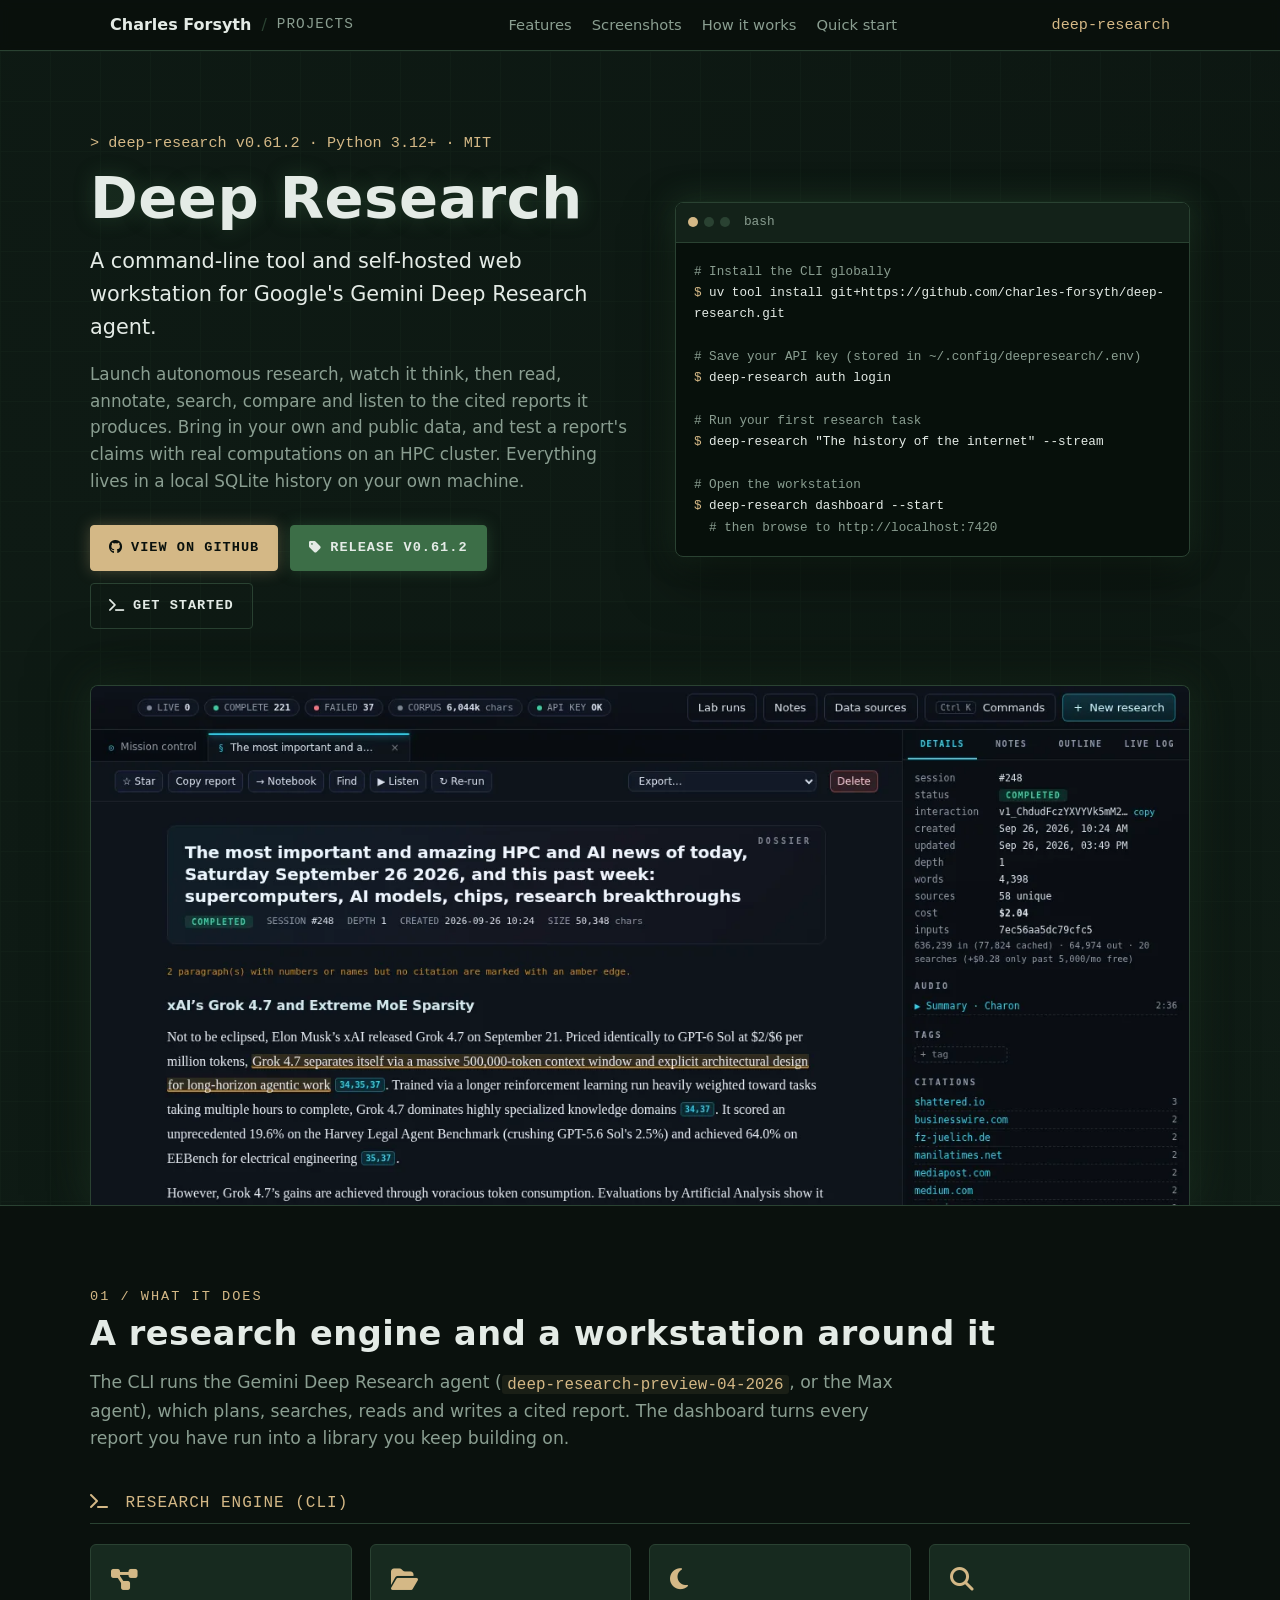
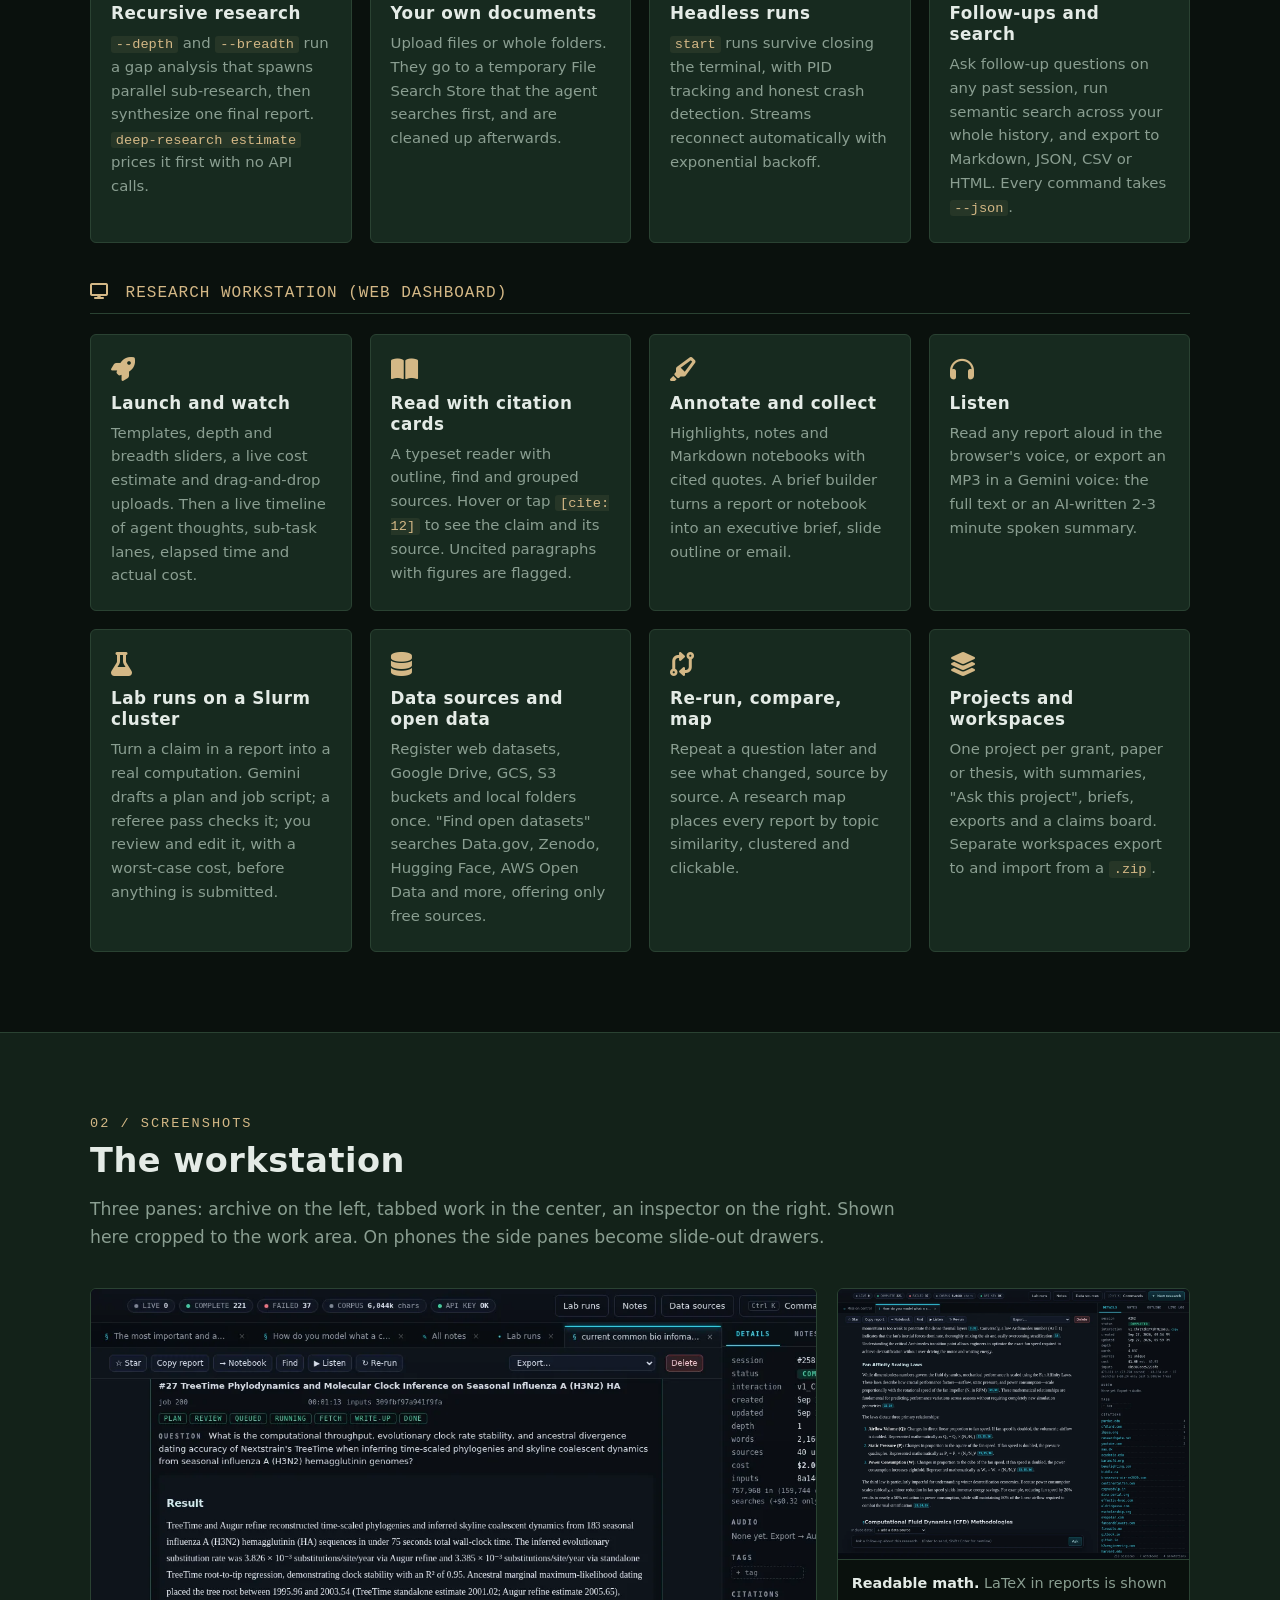
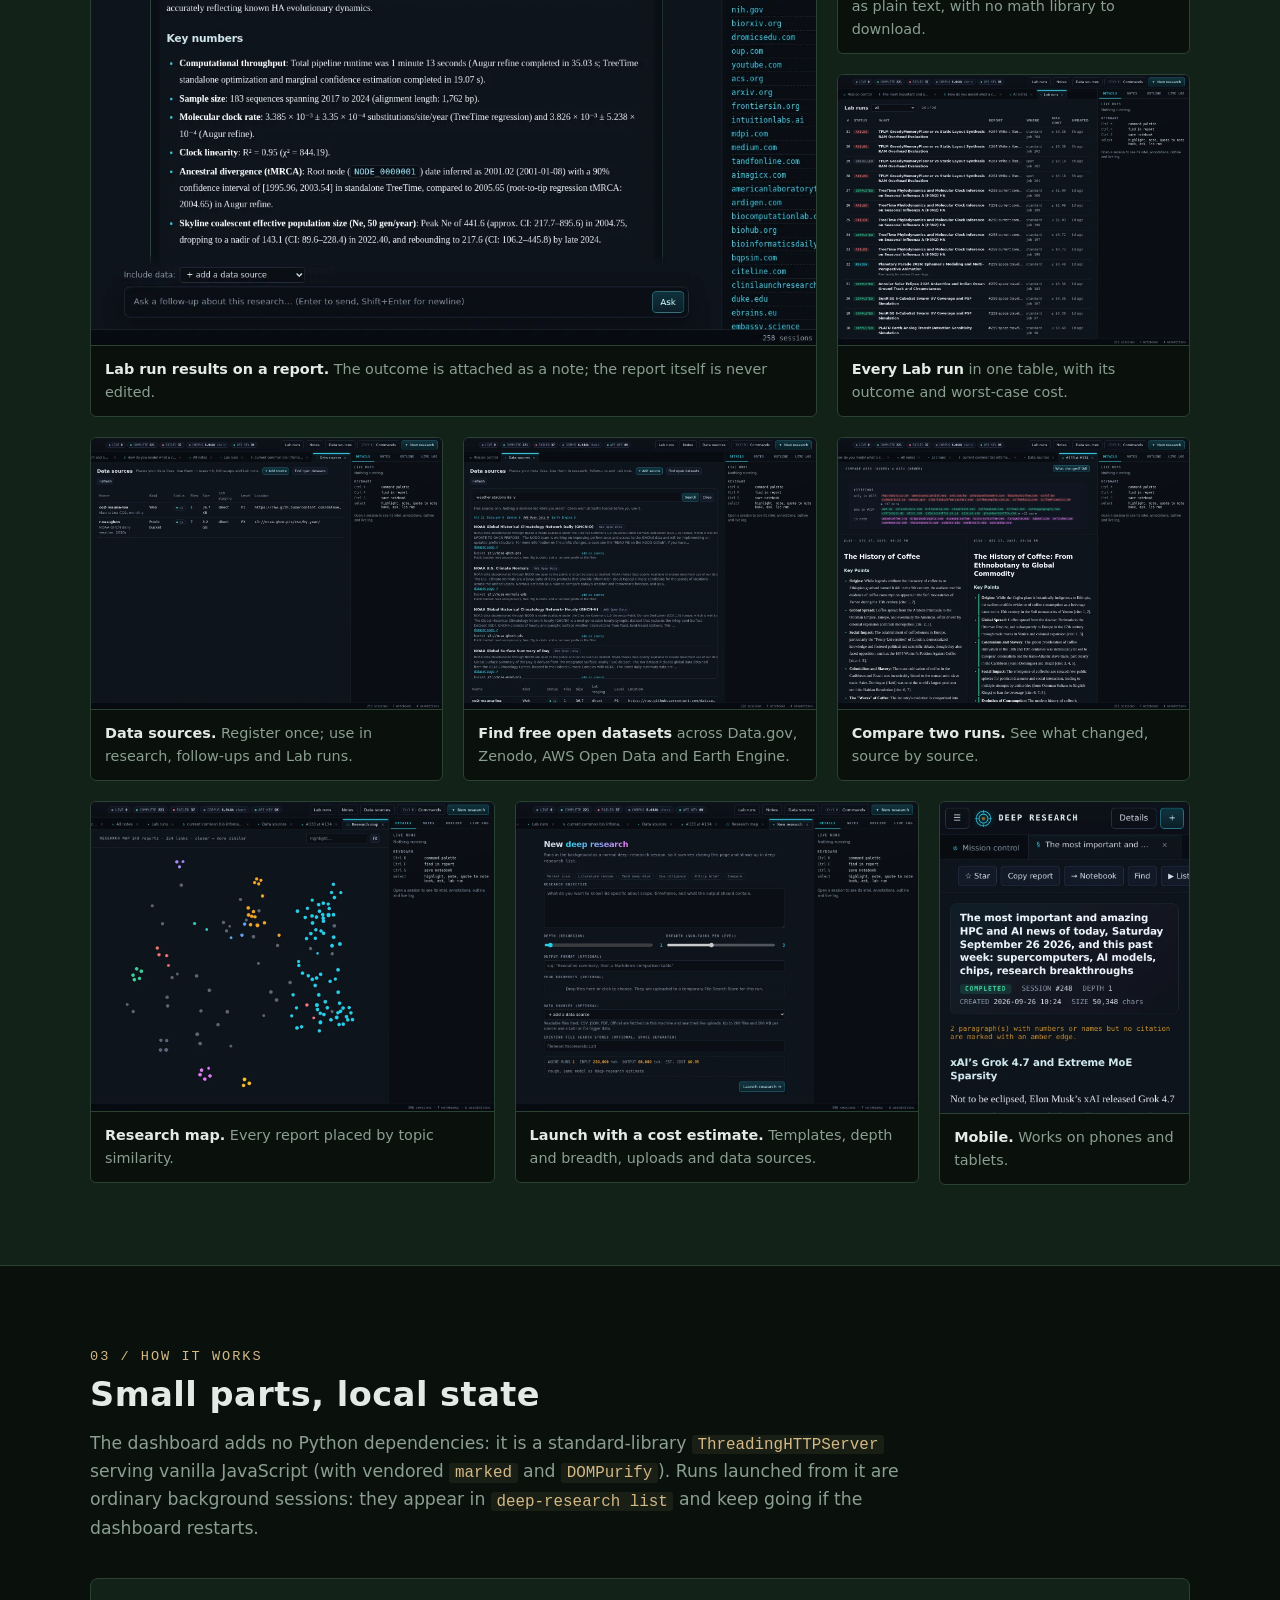
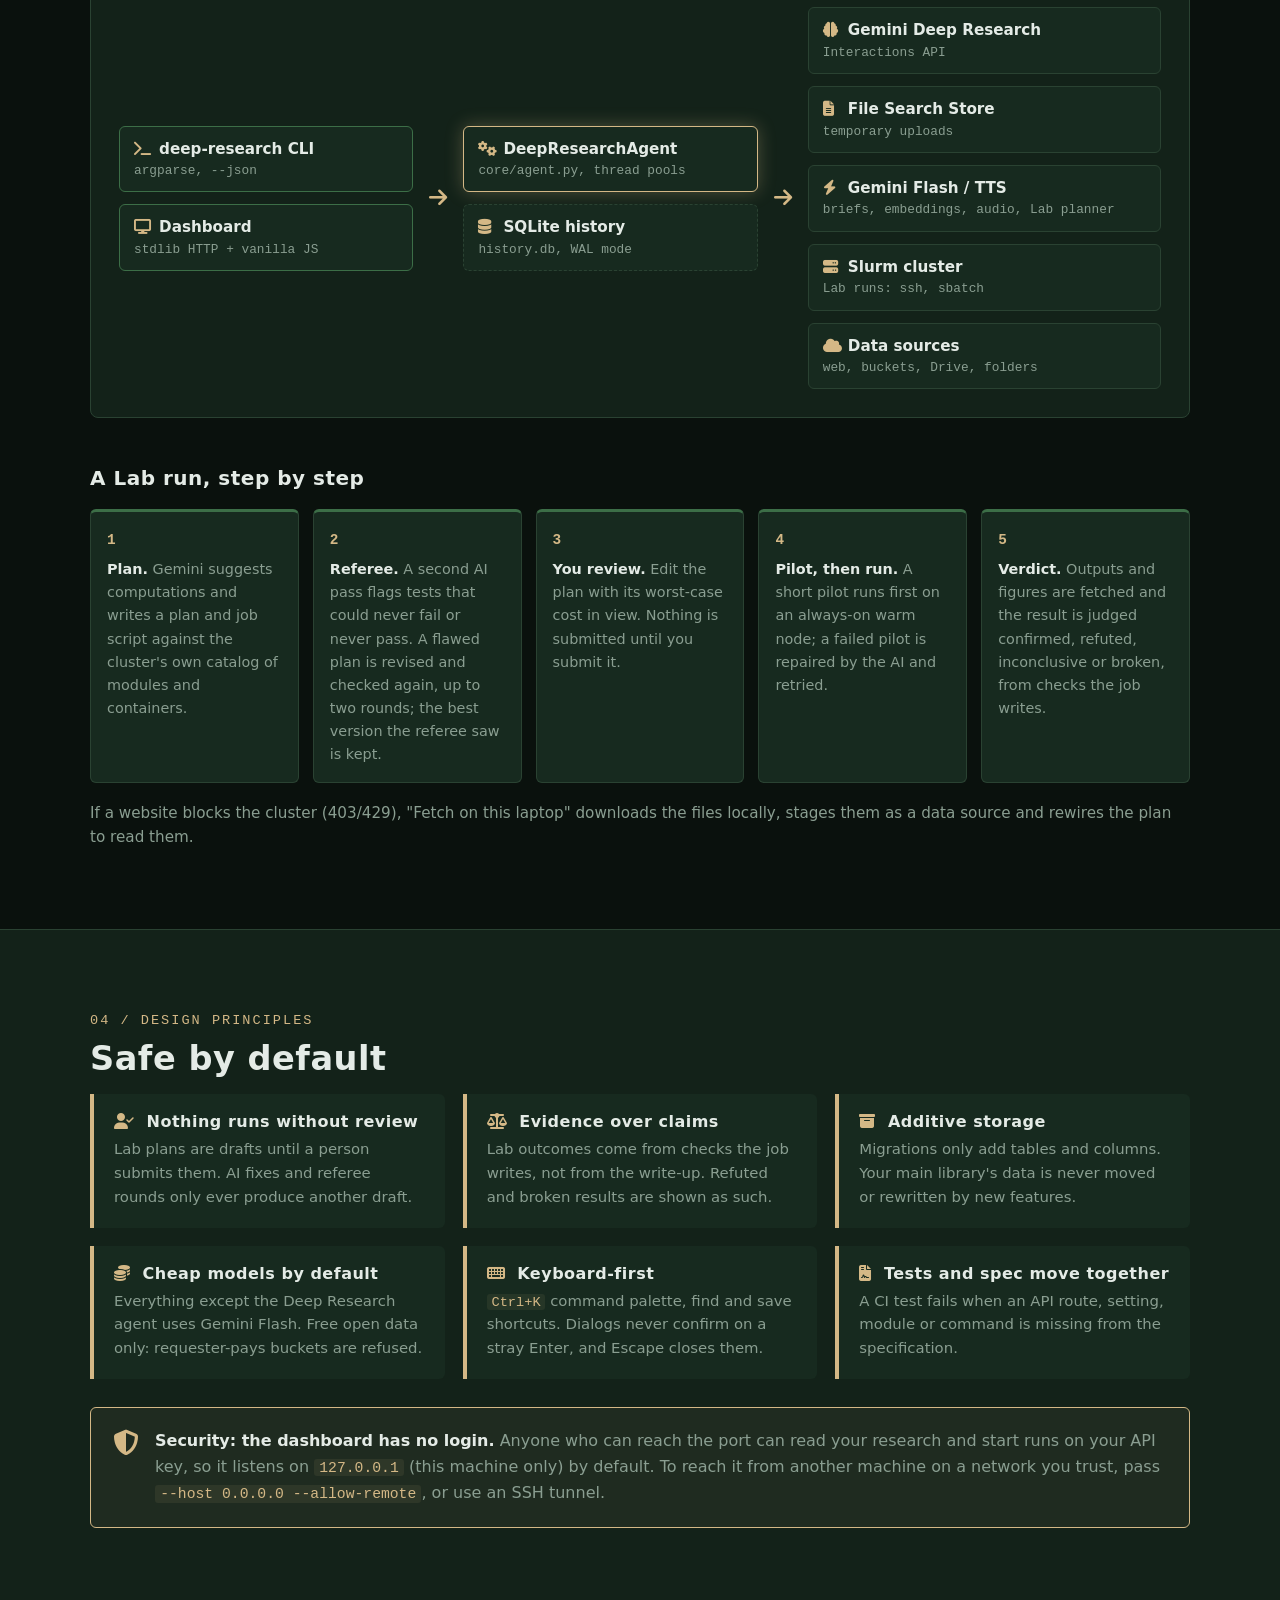
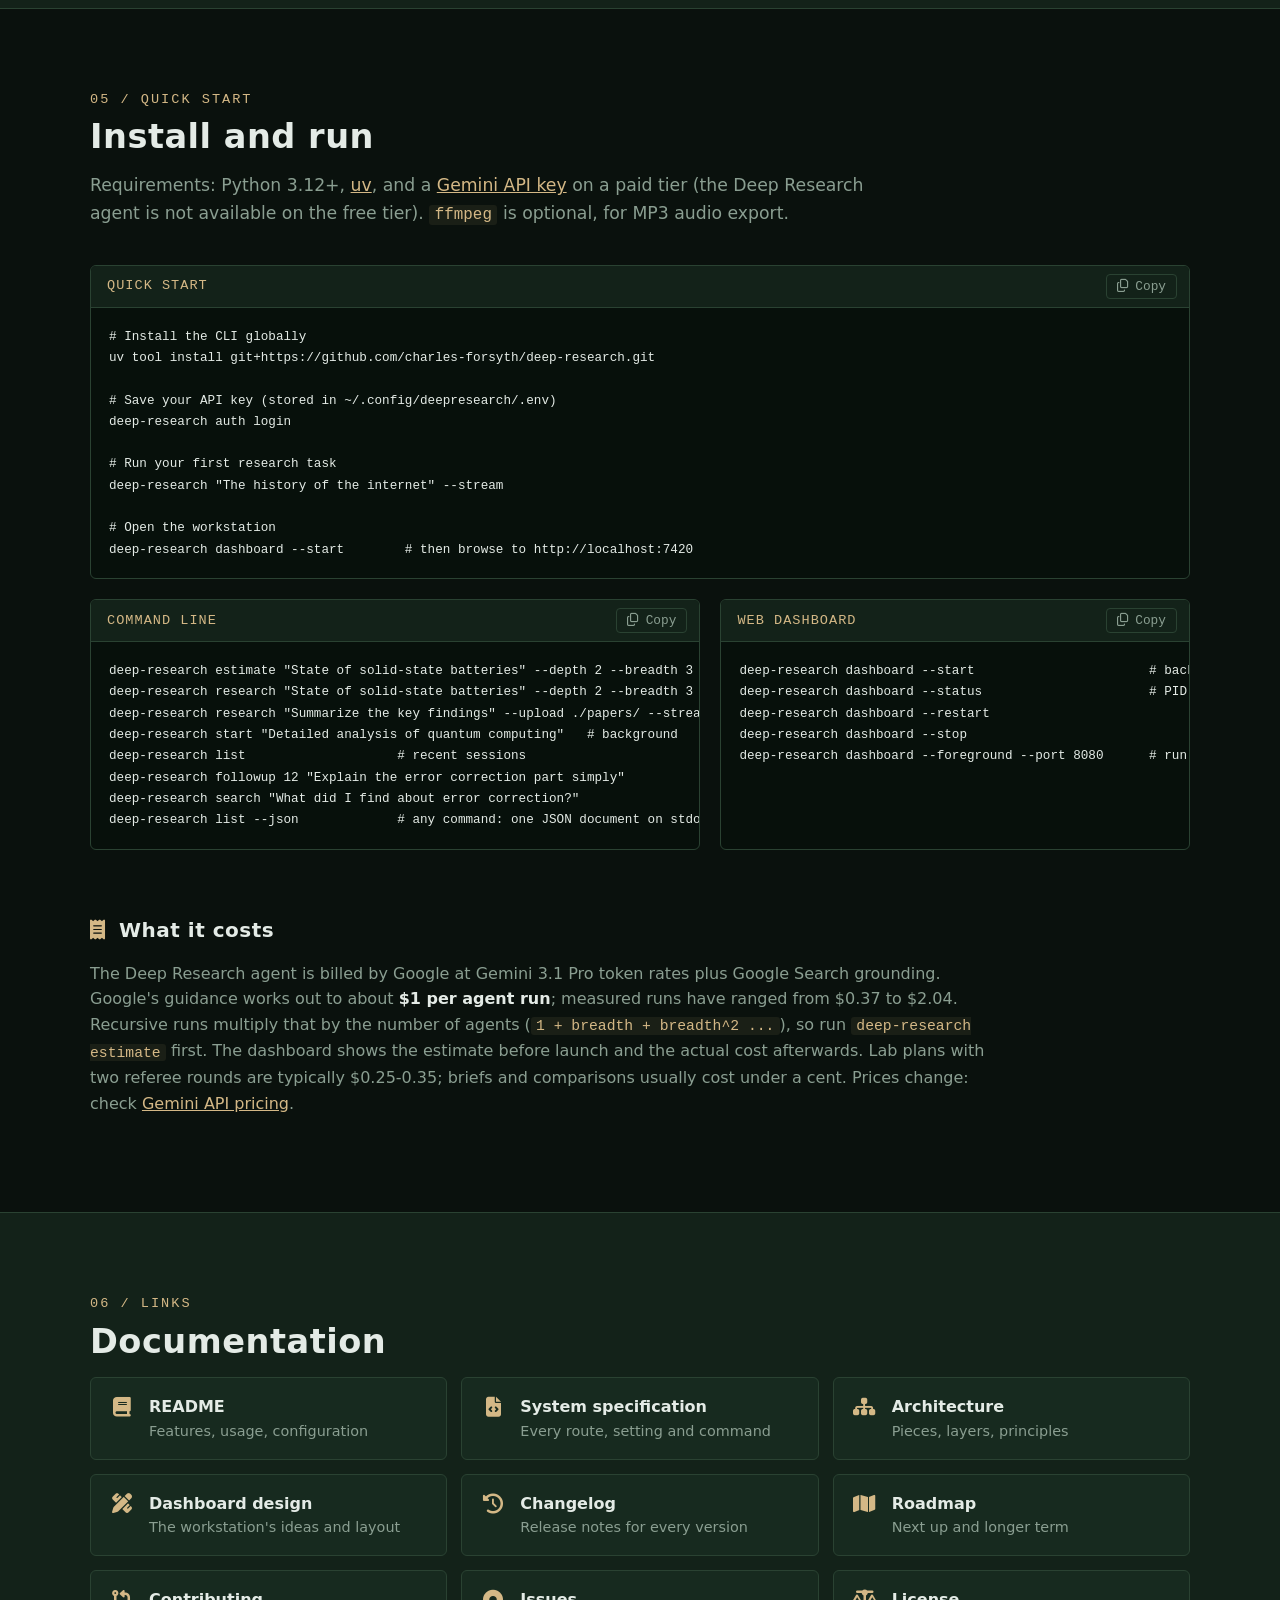
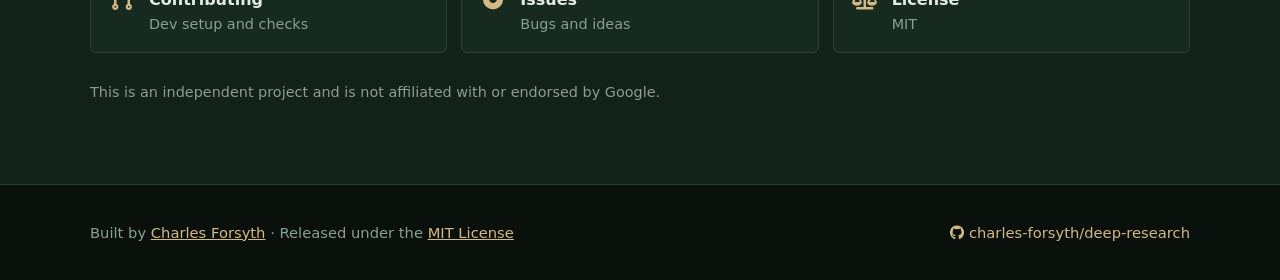
<file: docs/index.html>
<!DOCTYPE html>
<html lang="en">
<head>
  <meta charset="utf-8">
  <meta name="viewport" content="width=device-width, initial-scale=1">
  <title>Deep Research - CLI and workstation for Gemini Deep Research</title>
  <meta name="description" content="A command-line tool and self-hosted web workstation for Google's Gemini Deep Research agent: launch research, watch it think, read and annotate cited reports, and test claims with real computations on a Slurm cluster. Local SQLite history, MIT licensed.">
  <meta name="theme-color" content="#0a110d">
  <link rel="canonical" href="https://charles-forsyth.github.io/deep-research/">
  <meta property="og:type" content="website">
  <meta property="og:title" content="Deep Research - CLI and self-hosted workstation for Gemini Deep Research">
  <meta property="og:description" content="Launch autonomous research, watch it think, then read, annotate, compare and listen to the cited reports it produces. Test a report's claims with real jobs on an HPC cluster.">
  <meta property="og:url" content="https://charles-forsyth.github.io/deep-research/">
  <meta property="og:image" content="https://charles-forsyth.github.io/deep-research/img/og-reader.jpg">
  <meta property="og:image:width" content="1200">
  <meta property="og:image:height" content="923">
  <meta property="og:image:alt" content="The Deep Research report reader with citation markers and a cited-sources sidebar">
  <link rel="stylesheet" href="https://cdnjs.cloudflare.com/ajax/libs/font-awesome/6.5.2/css/all.min.css" crossorigin="anonymous" referrerpolicy="no-referrer">
  <link rel="stylesheet" href="site.css">
</head>
<body>
  <a class="skip-link" href="#main">Skip to content</a>

  <header class="topbar">
    <div class="topbar-inner">
      <div class="topbar-left">
        <a class="brand" href="https://charles-forsyth.github.io/">Charles Forsyth</a>
        <span class="topbar-sep" aria-hidden="true">/</span>
        <span class="topbar-label">Projects</span>
      </div>
      <nav class="topbar-nav" aria-label="Page sections">
        <a href="#features">Features</a>
        <a href="#gallery">Screenshots</a>
        <a href="#how">How it works</a>
        <a href="#start">Quick start</a>
      </nav>
      <span class="topbar-project">deep-research</span>
    </div>
  </header>

  <main id="main">
    <section class="hero">
      <div class="hero-grid container">
        <div class="hero-copy">
          <p class="kicker">&gt; deep-research v0.61.2 &middot; Python 3.12+ &middot; MIT</p>
          <h1>Deep Research</h1>
          <p class="tagline">A command-line tool and self-hosted web workstation for Google's Gemini Deep Research agent.</p>
          <p class="pitch">Launch autonomous research, watch it think, then read, annotate, search, compare and listen to the cited reports it produces. Bring in your own and public data, and test a report's claims with real computations on an HPC cluster. Everything lives in a local SQLite history on your own machine.</p>
          <div class="cta-buttons">
            <a class="btn btn-primary" href="https://github.com/charles-forsyth/deep-research"><i class="fa-brands fa-github" aria-hidden="true"></i> View on GitHub</a>
            <a class="btn btn-secondary" href="https://github.com/charles-forsyth/deep-research/releases/tag/v0.61.2"><i class="fa-solid fa-tag" aria-hidden="true"></i> Release v0.61.2</a>
            <a class="btn btn-ghost" href="#start"><i class="fa-solid fa-terminal" aria-hidden="true"></i> Get started</a>
          </div>
        </div>
        <div class="terminal">
          <div class="terminal-bar" aria-hidden="true">
            <span class="dot"></span><span class="dot"></span><span class="dot"></span>
            <span class="terminal-title">bash</span>
          </div>
<pre><code><span class="c"># Install the CLI globally</span>
<span class="p">$</span> uv tool install git+https://github.com/charles-forsyth/deep-research.git

<span class="c"># Save your API key (stored in ~/.config/deepresearch/.env)</span>
<span class="p">$</span> deep-research auth login

<span class="c"># Run your first research task</span>
<span class="p">$</span> deep-research "The history of the internet" --stream

<span class="c"># Open the workstation</span>
<span class="p">$</span> deep-research dashboard --start
<span class="c">  # then browse to http://localhost:7420</span></code></pre>
        </div>
      </div>
      <figure class="hero-shot container">
        <img src="img/reader-citations.webp" width="1300" height="1000" alt="The report reader: a cited report with numbered citation markers, an amber flag on an uncited paragraph, and a details panel listing cost, word count and cited domains">
      </figure>
    </section>

    <section id="features" class="section-dark">
      <div class="container">
        <p class="section-kicker">01 / What it does</p>
        <h2>A research engine and a workstation around it</h2>
        <p class="section-lead">The CLI runs the Gemini Deep Research agent (<code>deep-research-preview-04-2026</code>, or the Max agent), which plans, searches, reads and writes a cited report. The dashboard turns every report you have run into a library you keep building on.</p>

        <h3 class="group-label"><i class="fa-solid fa-terminal" aria-hidden="true"></i> Research engine (CLI)</h3>
        <div class="card-grid">
          <article class="card">
            <i class="fa-solid fa-diagram-project card-icon" aria-hidden="true"></i>
            <h4>Recursive research</h4>
            <p><code>--depth</code> and <code>--breadth</code> run a gap analysis that spawns parallel sub-research, then synthesize one final report. <code>deep-research estimate</code> prices it first with no API calls.</p>
          </article>
          <article class="card">
            <i class="fa-solid fa-folder-open card-icon" aria-hidden="true"></i>
            <h4>Your own documents</h4>
            <p>Upload files or whole folders. They go to a temporary File Search Store that the agent searches first, and are cleaned up afterwards.</p>
          </article>
          <article class="card">
            <i class="fa-solid fa-moon card-icon" aria-hidden="true"></i>
            <h4>Headless runs</h4>
            <p><code>start</code> runs survive closing the terminal, with PID tracking and honest crash detection. Streams reconnect automatically with exponential backoff.</p>
          </article>
          <article class="card">
            <i class="fa-solid fa-magnifying-glass card-icon" aria-hidden="true"></i>
            <h4>Follow-ups and search</h4>
            <p>Ask follow-up questions on any past session, run semantic search across your whole history, and export to Markdown, JSON, CSV or HTML. Every command takes <code>--json</code>.</p>
          </article>
        </div>

        <h3 class="group-label"><i class="fa-solid fa-display" aria-hidden="true"></i> Research workstation (web dashboard)</h3>
        <div class="card-grid">
          <article class="card">
            <i class="fa-solid fa-rocket card-icon" aria-hidden="true"></i>
            <h4>Launch and watch</h4>
            <p>Templates, depth and breadth sliders, a live cost estimate and drag-and-drop uploads. Then a live timeline of agent thoughts, sub-task lanes, elapsed time and actual cost.</p>
          </article>
          <article class="card">
            <i class="fa-solid fa-book-open card-icon" aria-hidden="true"></i>
            <h4>Read with citation cards</h4>
            <p>A typeset reader with outline, find and grouped sources. Hover or tap <code>[cite: 12]</code> to see the claim and its source. Uncited paragraphs with figures are flagged.</p>
          </article>
          <article class="card">
            <i class="fa-solid fa-highlighter card-icon" aria-hidden="true"></i>
            <h4>Annotate and collect</h4>
            <p>Highlights, notes and Markdown notebooks with cited quotes. A brief builder turns a report or notebook into an executive brief, slide outline or email.</p>
          </article>
          <article class="card">
            <i class="fa-solid fa-headphones card-icon" aria-hidden="true"></i>
            <h4>Listen</h4>
            <p>Read any report aloud in the browser's voice, or export an MP3 in a Gemini voice: the full text or an AI-written 2-3 minute spoken summary.</p>
          </article>
          <article class="card">
            <i class="fa-solid fa-flask card-icon" aria-hidden="true"></i>
            <h4>Lab runs on a Slurm cluster</h4>
            <p>Turn a claim in a report into a real computation. Gemini drafts a plan and job script; a referee pass checks it; you review and edit it, with a worst-case cost, before anything is submitted.</p>
          </article>
          <article class="card">
            <i class="fa-solid fa-database card-icon" aria-hidden="true"></i>
            <h4>Data sources and open data</h4>
            <p>Register web datasets, Google Drive, GCS, S3 buckets and local folders once. "Find open datasets" searches Data.gov, Zenodo, Hugging Face, AWS Open Data and more, offering only free sources.</p>
          </article>
          <article class="card">
            <i class="fa-solid fa-code-compare card-icon" aria-hidden="true"></i>
            <h4>Re-run, compare, map</h4>
            <p>Repeat a question later and see what changed, source by source. A research map places every report by topic similarity, clustered and clickable.</p>
          </article>
          <article class="card">
            <i class="fa-solid fa-layer-group card-icon" aria-hidden="true"></i>
            <h4>Projects and workspaces</h4>
            <p>One project per grant, paper or thesis, with summaries, "Ask this project", briefs, exports and a claims board. Separate workspaces export to and import from a <code>.zip</code>.</p>
          </article>
        </div>
      </div>
    </section>

    <section id="gallery" class="section-light">
      <div class="container">
        <p class="section-kicker">02 / Screenshots</p>
        <h2>The workstation</h2>
        <p class="section-lead">Three panes: archive on the left, tabbed work in the center, an inspector on the right. Shown here cropped to the work area. On phones the side panes become slide-out drawers.</p>

        <div class="gallery">
          <figure class="shot shot-wide">
            <a href="img/lab-card.webp"><img src="img/lab-card.webp" width="1300" height="1000" loading="lazy" alt="A Lab run result attached to a report: a phylodynamics job with its step bar from plan to done, the question tested, the result and key numbers"></a>
            <figcaption><strong>Lab run results on a report.</strong> The outcome is attached as a note; the report itself is never edited.</figcaption>
          </figure>
          <figure class="shot">
            <a href="img/reader-math.webp"><img src="img/reader-math.webp" width="1300" height="1000" loading="lazy" alt="A report on fan scaling laws with formulas shown as plain readable text and numbered citations"></a>
            <figcaption><strong>Readable math.</strong> LaTeX in reports is shown as plain text, with no math library to download.</figcaption>
          </figure>
          <figure class="shot">
            <a href="img/lab-runs.webp"><img src="img/lab-runs.webp" width="1300" height="1000" loading="lazy" alt="The Lab runs table listing each run with status, what it tests, its report, where it ran, maximum cost and last update"></a>
            <figcaption><strong>Every Lab run</strong> in one table, with its outcome and worst-case cost.</figcaption>
          </figure>
          <figure class="shot">
            <a href="img/sources.webp"><img src="img/sources.webp" width="1300" height="1000" loading="lazy" alt="The Data sources page listing registered sources by name, kind, status, file count, size and location"></a>
            <figcaption><strong>Data sources.</strong> Register once; use in research, follow-ups and Lab runs.</figcaption>
          </figure>
          <figure class="shot">
            <a href="img/discover.webp"><img src="img/discover.webp" width="1300" height="1000" loading="lazy" alt="Find open datasets: a search for daily weather station data returning NOAA datasets from AWS Open Data with add-as-source buttons"></a>
            <figcaption><strong>Find free open datasets</strong> across Data.gov, Zenodo, AWS Open Data and Earth Engine.</figcaption>
          </figure>
          <figure class="shot">
            <a href="img/compare.webp"><img src="img/compare.webp" width="1300" height="1000" loading="lazy" alt="Compare view of two runs of the same question side by side, with sources only in the older run, new in the newer run, and in both"></a>
            <figcaption><strong>Compare two runs.</strong> See what changed, source by source.</figcaption>
          </figure>
        </div>

        <div class="gallery-pair">
          <figure class="shot">
            <a href="img/research-map.webp"><img src="img/research-map.webp" width="1300" height="1000" loading="lazy" alt="The research map: 149 reports drawn as colored dots linked by similarity, forming topic clusters"></a>
            <figcaption><strong>Research map.</strong> Every report placed by topic similarity.</figcaption>
          </figure>
          <figure class="shot">
            <a href="img/launch.webp"><img src="img/launch.webp" width="1300" height="1000" loading="lazy" alt="The New deep research form with templates, depth and breadth sliders, optional uploads and data sources, and a cost estimate before launch"></a>
            <figcaption><strong>Launch with a cost estimate.</strong> Templates, depth and breadth, uploads and data sources.</figcaption>
          </figure>
          <figure class="shot shot-phone">
            <a href="img/mobile.webp"><img src="img/mobile.webp" width="780" height="1688" loading="lazy" alt="The dashboard on a phone showing a report with its metadata card and an amber-flagged uncited paragraph"></a>
            <figcaption><strong>Mobile.</strong> Works on phones and tablets.</figcaption>
          </figure>
        </div>
      </div>
    </section>

    <section id="how" class="section-dark">
      <div class="container">
        <p class="section-kicker">03 / How it works</p>
        <h2>Small parts, local state</h2>
        <p class="section-lead">The dashboard adds no Python dependencies: it is a standard-library <code>ThreadingHTTPServer</code> serving vanilla JavaScript (with vendored <code>marked</code> and <code>DOMPurify</code>). Runs launched from it are ordinary background sessions: they appear in <code>deep-research list</code> and keep going if the dashboard restarts.</p>

        <div class="arch" role="img" aria-label="Architecture: the CLI and the dashboard both drive the research agent; the agent calls Gemini Deep Research and File Search; both write to the local SQLite history; the dashboard also calls Gemini Flash, a Slurm cluster and data sources">
          <div class="arch-col">
            <div class="node node-user"><i class="fa-solid fa-terminal" aria-hidden="true"></i> deep-research CLI<span>argparse, --json</span></div>
            <div class="node node-user"><i class="fa-solid fa-display" aria-hidden="true"></i> Dashboard<span>stdlib HTTP + vanilla JS</span></div>
          </div>
          <div class="arrow" aria-hidden="true"><i class="fa-solid fa-arrow-right"></i></div>
          <div class="arch-col">
            <div class="node node-core"><i class="fa-solid fa-gears" aria-hidden="true"></i> DeepResearchAgent<span>core/agent.py, thread pools</span></div>
            <div class="node node-store"><i class="fa-solid fa-database" aria-hidden="true"></i> SQLite history<span>history.db, WAL mode</span></div>
          </div>
          <div class="arrow" aria-hidden="true"><i class="fa-solid fa-arrow-right"></i></div>
          <div class="arch-col">
            <div class="node"><i class="fa-solid fa-brain" aria-hidden="true"></i> Gemini Deep Research<span>Interactions API</span></div>
            <div class="node"><i class="fa-solid fa-file-lines" aria-hidden="true"></i> File Search Store<span>temporary uploads</span></div>
            <div class="node"><i class="fa-solid fa-bolt" aria-hidden="true"></i> Gemini Flash / TTS<span>briefs, embeddings, audio, Lab planner</span></div>
            <div class="node"><i class="fa-solid fa-server" aria-hidden="true"></i> Slurm cluster<span>Lab runs: ssh, sbatch</span></div>
            <div class="node"><i class="fa-solid fa-cloud" aria-hidden="true"></i> Data sources<span>web, buckets, Drive, folders</span></div>
          </div>
        </div>

        <h3 class="sub-head">A Lab run, step by step</h3>
        <ol class="steps">
          <li><span class="step-n">1</span><div><strong>Plan.</strong> Gemini suggests computations and writes a plan and job script against the cluster's own catalog of modules and containers.</div></li>
          <li><span class="step-n">2</span><div><strong>Referee.</strong> A second AI pass flags tests that could never fail or never pass. A flawed plan is revised and checked again, up to two rounds; the best version the referee saw is kept.</div></li>
          <li><span class="step-n">3</span><div><strong>You review.</strong> Edit the plan with its worst-case cost in view. Nothing is submitted until you submit it.</div></li>
          <li><span class="step-n">4</span><div><strong>Pilot, then run.</strong> A short pilot runs first on an always-on warm node; a failed pilot is repaired by the AI and retried.</div></li>
          <li><span class="step-n">5</span><div><strong>Verdict.</strong> Outputs and figures are fetched and the result is judged confirmed, refuted, inconclusive or broken, from checks the job writes.</div></li>
        </ol>
        <p class="note">If a website blocks the cluster (403/429), "Fetch on this laptop" downloads the files locally, stages them as a data source and rewires the plan to read them.</p>
      </div>
    </section>

    <section id="principles" class="section-light">
      <div class="container">
        <p class="section-kicker">04 / Design principles</p>
        <h2>Safe by default</h2>
        <div class="principles">
          <div class="principle"><h4><i class="fa-solid fa-user-check" aria-hidden="true"></i> Nothing runs without review</h4><p>Lab plans are drafts until a person submits them. AI fixes and referee rounds only ever produce another draft.</p></div>
          <div class="principle"><h4><i class="fa-solid fa-scale-balanced" aria-hidden="true"></i> Evidence over claims</h4><p>Lab outcomes come from checks the job writes, not from the write-up. Refuted and broken results are shown as such.</p></div>
          <div class="principle"><h4><i class="fa-solid fa-box-archive" aria-hidden="true"></i> Additive storage</h4><p>Migrations only add tables and columns. Your main library's data is never moved or rewritten by new features.</p></div>
          <div class="principle"><h4><i class="fa-solid fa-coins" aria-hidden="true"></i> Cheap models by default</h4><p>Everything except the Deep Research agent uses Gemini Flash. Free open data only: requester-pays buckets are refused.</p></div>
          <div class="principle"><h4><i class="fa-solid fa-keyboard" aria-hidden="true"></i> Keyboard-first</h4><p><code>Ctrl+K</code> command palette, find and save shortcuts. Dialogs never confirm on a stray Enter, and Escape closes them.</p></div>
          <div class="principle"><h4><i class="fa-solid fa-file-contract" aria-hidden="true"></i> Tests and spec move together</h4><p>A CI test fails when an API route, setting, module or command is missing from the specification.</p></div>
        </div>
        <div class="callout">
          <i class="fa-solid fa-shield-halved" aria-hidden="true"></i>
          <div>
            <strong>Security: the dashboard has no login.</strong> Anyone who can reach the port can read your research and start runs on your API key, so it listens on <code>127.0.0.1</code> (this machine only) by default. To reach it from another machine on a network you trust, pass <code>--host 0.0.0.0 --allow-remote</code>, or use an SSH tunnel.
          </div>
        </div>
      </div>
    </section>

    <section id="start" class="section-dark">
      <div class="container">
        <p class="section-kicker">05 / Quick start</p>
        <h2>Install and run</h2>
        <p class="section-lead">Requirements: Python 3.12+, <a href="https://github.com/astral-sh/uv">uv</a>, and a <a href="https://aistudio.google.com/app/apikey">Gemini API key</a> on a paid tier (the Deep Research agent is not available on the free tier). <code>ffmpeg</code> is optional, for MP3 audio export.</p>

        <div class="code-block">
          <div class="code-head"><span>Quick start</span><button class="copy-btn" type="button" data-copy="qs" aria-label="Copy quick start commands"><i class="fa-regular fa-copy" aria-hidden="true"></i> Copy</button></div>
<pre><code id="qs"># Install the CLI globally
uv tool install git+https://github.com/charles-forsyth/deep-research.git

# Save your API key (stored in ~/.config/deepresearch/.env)
deep-research auth login

# Run your first research task
deep-research "The history of the internet" --stream

# Open the workstation
deep-research dashboard --start        # then browse to http://localhost:7420</code></pre>
        </div>

        <div class="two-col">
          <div class="code-block">
            <div class="code-head"><span>Command line</span><button class="copy-btn" type="button" data-copy="cli" aria-label="Copy command-line examples"><i class="fa-regular fa-copy" aria-hidden="true"></i> Copy</button></div>
<pre><code id="cli">deep-research estimate "State of solid-state batteries" --depth 2 --breadth 3   # no API calls
deep-research research "State of solid-state batteries" --depth 2 --breadth 3
deep-research research "Summarize the key findings" --upload ./papers/ --stream
deep-research start "Detailed analysis of quantum computing"   # background
deep-research list                    # recent sessions
deep-research followup 12 "Explain the error correction part simply"
deep-research search "What did I find about error correction?"
deep-research list --json             # any command: one JSON document on stdout</code></pre>
          </div>
          <div class="code-block">
            <div class="code-head"><span>Web dashboard</span><button class="copy-btn" type="button" data-copy="dash" aria-label="Copy dashboard commands"><i class="fa-regular fa-copy" aria-hidden="true"></i> Copy</button></div>
<pre><code id="dash">deep-research dashboard --start                       # background on 127.0.0.1:7420
deep-research dashboard --status                      # PID and URLs
deep-research dashboard --restart
deep-research dashboard --stop
deep-research dashboard --foreground --port 8080      # run in the terminal</code></pre>
          </div>
        </div>

        <div class="costs">
          <h3 class="sub-head"><i class="fa-solid fa-receipt" aria-hidden="true"></i> What it costs</h3>
          <p>The Deep Research agent is billed by Google at Gemini 3.1 Pro token rates plus Google Search grounding. Google's guidance works out to about <strong>$1 per agent run</strong>; measured runs have ranged from $0.37 to $2.04. Recursive runs multiply that by the number of agents (<code>1 + breadth + breadth^2 ...</code>), so run <code>deep-research estimate</code> first. The dashboard shows the estimate before launch and the actual cost afterwards. Lab plans with two referee rounds are typically $0.25-0.35; briefs and comparisons usually cost under a cent. Prices change: check <a href="https://ai.google.dev/gemini-api/docs/pricing">Gemini API pricing</a>.</p>
        </div>
      </div>
    </section>

    <section id="links" class="section-light">
      <div class="container">
        <p class="section-kicker">06 / Links</p>
        <h2>Documentation</h2>
        <div class="link-grid">
          <a class="link-card" href="https://github.com/charles-forsyth/deep-research/blob/main/README.md"><i class="fa-solid fa-book" aria-hidden="true"></i><span><strong>README</strong>Features, usage, configuration</span></a>
          <a class="link-card" href="https://github.com/charles-forsyth/deep-research/blob/main/docs/SPEC.md"><i class="fa-solid fa-file-code" aria-hidden="true"></i><span><strong>System specification</strong>Every route, setting and command</span></a>
          <a class="link-card" href="https://github.com/charles-forsyth/deep-research/blob/main/ARCHITECTURE.md"><i class="fa-solid fa-sitemap" aria-hidden="true"></i><span><strong>Architecture</strong>Pieces, layers, principles</span></a>
          <a class="link-card" href="https://github.com/charles-forsyth/deep-research/blob/main/docs/DASHBOARD_DESIGN.md"><i class="fa-solid fa-pen-ruler" aria-hidden="true"></i><span><strong>Dashboard design</strong>The workstation's ideas and layout</span></a>
          <a class="link-card" href="https://github.com/charles-forsyth/deep-research/blob/main/CHANGELOG.md"><i class="fa-solid fa-clock-rotate-left" aria-hidden="true"></i><span><strong>Changelog</strong>Release notes for every version</span></a>
          <a class="link-card" href="https://github.com/charles-forsyth/deep-research/blob/main/ROADMAP.md"><i class="fa-solid fa-map" aria-hidden="true"></i><span><strong>Roadmap</strong>Next up and longer term</span></a>
          <a class="link-card" href="https://github.com/charles-forsyth/deep-research/blob/main/CONTRIBUTING.md"><i class="fa-solid fa-code-pull-request" aria-hidden="true"></i><span><strong>Contributing</strong>Dev setup and checks</span></a>
          <a class="link-card" href="https://github.com/charles-forsyth/deep-research/issues"><i class="fa-solid fa-circle-dot" aria-hidden="true"></i><span><strong>Issues</strong>Bugs and ideas</span></a>
          <a class="link-card" href="https://github.com/charles-forsyth/deep-research/blob/main/LICENSE"><i class="fa-solid fa-scale-balanced" aria-hidden="true"></i><span><strong>License</strong>MIT</span></a>
        </div>
        <p class="disclaimer">This is an independent project and is not affiliated with or endorsed by Google.</p>
      </div>
    </section>
  </main>

  <footer class="footer">
    <div class="container footer-inner">
      <p>Built by <a href="https://charles-forsyth.github.io/">Charles Forsyth</a> &middot; Released under the <a href="https://github.com/charles-forsyth/deep-research/blob/main/LICENSE">MIT License</a></p>
      <p class="footer-links">
        <a href="https://github.com/charles-forsyth/deep-research"><i class="fa-brands fa-github" aria-hidden="true"></i> charles-forsyth/deep-research</a>
      </p>
    </div>
  </footer>
  <script src="site.js"></script>
</body>
</html>
</file>
<file: docs/site.css>
:root {
  --bg-deep: #0a110d;
  --bg-surface: #132219;
  --bg-surface-alt: #172a1f;
  --primary: #3c6e47;
  --primary-glow: rgba(60, 110, 71, 0.4);
  --accent: #d4b886;
  --accent-glow: rgba(212, 184, 134, 0.3);
  --text-main: #e4ebe6;
  --text-muted: #8a9e91;
  --border-color: #2a4232;
  --font-main: 'Segoe UI', system-ui, -apple-system, sans-serif;
  --font-tech: 'Courier New', Courier, monospace;
}

*,
*::before,
*::after {
  box-sizing: border-box;
}

html {
  scroll-behavior: smooth;
  scroll-padding-top: 64px;
}

body {
  font-family: var(--font-main);
  background-color: var(--bg-deep);
  color: var(--text-main);
  margin: 0;
  line-height: 1.6;
  -webkit-font-smoothing: antialiased;
  overflow-x: hidden;
}

img {
  max-width: 100%;
  height: auto;
  display: block;
}

a {
  color: var(--accent);
}

a:hover {
  color: var(--text-main);
}

:focus-visible {
  outline: 2px solid var(--accent);
  outline-offset: 3px;
  border-radius: 3px;
}

h1,
h2,
h3,
h4 {
  color: var(--text-main);
  letter-spacing: 0.5px;
  line-height: 1.25;
}

code {
  font-family: var(--font-tech);
  font-size: 0.92em;
  color: var(--accent);
  background: rgba(212, 184, 134, 0.08);
  padding: 0.05em 0.35em;
  border-radius: 3px;
  overflow-wrap: anywhere;
}

pre code {
  background: none;
  padding: 0;
  color: var(--text-main);
  overflow-wrap: normal;
}

.container {
  max-width: 1100px;
  margin: 0 auto;
}

.skip-link {
  position: absolute;
  left: -9999px;
  top: 8px;
  z-index: 100;
  background: var(--accent);
  color: var(--bg-deep);
  padding: 8px 14px;
  border-radius: 4px;
  font-weight: bold;
}

.skip-link:focus {
  left: 8px;
}

/* Top bar */
.topbar {
  position: sticky;
  top: 0;
  z-index: 50;
  background: rgba(10, 17, 13, 0.92);
  border-bottom: 1px solid var(--border-color);
  backdrop-filter: blur(6px);
}

.topbar-inner {
  max-width: 1100px;
  margin: 0 auto;
  padding: 12px 20px;
  display: flex;
  align-items: center;
  justify-content: space-between;
  gap: 16px;
}

.topbar-left {
  display: flex;
  align-items: center;
  gap: 10px;
  white-space: nowrap;
}

.brand {
  color: var(--text-main);
  font-weight: 600;
  text-decoration: none;
}

.brand:hover {
  color: var(--accent);
}

.topbar-sep {
  color: var(--border-color);
}

.topbar-label {
  font-family: var(--font-tech);
  color: var(--text-muted);
  font-size: 0.9rem;
  text-transform: uppercase;
  letter-spacing: 1px;
}

.topbar-nav {
  display: flex;
  gap: 20px;
}

.topbar-nav a {
  color: var(--text-muted);
  text-decoration: none;
  font-size: 0.92rem;
}

.topbar-nav a:hover {
  color: var(--accent);
}

.topbar-project {
  font-family: var(--font-tech);
  color: var(--accent);
  font-size: 0.95rem;
  white-space: nowrap;
}

/* Hero */
.hero {
  background:
    linear-gradient(
      90deg,
      rgba(14, 26, 20, 0.95) 0%,
      rgba(14, 26, 20, 0.86) 50%,
      rgba(14, 26, 20, 0.7) 100%
    ),
    url('https://charles-forsyth.github.io/assets/hero-ai-network.jpg') center / cover no-repeat,
    linear-gradient(180deg, var(--bg-deep), var(--bg-surface));
  border-bottom: 1px solid var(--border-color);
  padding: 80px 20px 0;
  position: relative;
  overflow: hidden;
}

.hero::before {
  content: '';
  position: absolute;
  inset: 0;
  background:
    linear-gradient(90deg, var(--border-color) 1px, transparent 1px) 0 0 / 50px 50px,
    linear-gradient(var(--border-color) 1px, transparent 1px) 0 0 / 50px 50px;
  opacity: 0.12;
  pointer-events: none;
}

.hero > * {
  position: relative;
}

.hero-grid {
  display: grid;
  grid-template-columns: minmax(0, 1.05fr) minmax(0, 1fr);
  gap: 44px;
  align-items: center;
}

.kicker {
  font-family: var(--font-tech);
  color: var(--accent);
  font-size: 0.95rem;
  margin: 0 0 8px;
}

.hero h1 {
  font-size: 3.6rem;
  margin: 0 0 10px;
  text-shadow: 0 0 20px var(--primary-glow);
}

.tagline {
  font-size: 1.3rem;
  color: var(--text-main);
  margin: 0 0 16px;
}

.pitch {
  color: var(--text-muted);
  font-size: 1.05rem;
  margin: 0;
}

.cta-buttons {
  margin-top: 30px;
  display: flex;
  flex-wrap: wrap;
  gap: 12px;
}

.btn {
  display: inline-flex;
  align-items: center;
  gap: 8px;
  padding: 11px 18px;
  border-radius: 4px;
  text-decoration: none;
  font-weight: bold;
  letter-spacing: 1px;
  text-transform: uppercase;
  font-size: 0.85rem;
  transition: all 0.3s ease;
  font-family: var(--font-tech);
}

.btn-primary {
  background-color: var(--accent);
  color: var(--bg-deep);
  border: 1px solid var(--accent);
  box-shadow: 0 0 15px var(--accent-glow);
}

.btn-primary:hover {
  background-color: transparent;
  color: var(--accent);
  box-shadow: 0 0 25px var(--accent-glow);
}

.btn-secondary {
  background-color: var(--primary);
  border: 1px solid var(--primary);
  color: var(--text-main);
  box-shadow: 0 0 15px var(--primary-glow);
}

.btn-secondary:hover {
  background-color: transparent;
  color: var(--text-main);
  border-color: var(--accent);
}

.btn-ghost {
  background: transparent;
  border: 1px solid var(--border-color);
  color: var(--text-main);
}

.btn-ghost:hover {
  border-color: var(--accent);
  color: var(--accent);
}

/* Terminal */
.terminal {
  background: #07100b;
  border: 1px solid var(--border-color);
  border-radius: 8px;
  box-shadow: 0 20px 50px rgba(0, 0, 0, 0.55), 0 0 30px var(--primary-glow);
  overflow: hidden;
  min-width: 0;
}

.terminal-bar {
  display: flex;
  align-items: center;
  gap: 6px;
  padding: 9px 12px;
  background: var(--bg-surface);
  border-bottom: 1px solid var(--border-color);
}

.dot {
  width: 10px;
  height: 10px;
  border-radius: 50%;
  background: var(--border-color);
}

.dot:first-child {
  background: var(--accent);
}

.terminal-title {
  margin-left: 8px;
  font-family: var(--font-tech);
  color: var(--text-muted);
  font-size: 0.8rem;
}

.terminal pre,
.code-block pre {
  margin: 0;
  padding: 18px;
  overflow-x: auto;
  font-family: var(--font-tech);
  font-size: 0.86rem;
  line-height: 1.55;
}

.terminal pre {
  white-space: pre-wrap;
  overflow-wrap: anywhere;
}

.terminal .c {
  color: var(--text-muted);
}

.terminal .p {
  color: var(--accent);
}

.hero-shot {
  margin: 56px auto 0;
  border: 1px solid var(--border-color);
  border-bottom: 0;
  border-radius: 8px 8px 0 0;
  overflow: hidden;
  box-shadow: 0 -10px 60px rgba(0, 0, 0, 0.5), 0 0 40px var(--primary-glow);
  max-height: 520px;
}

/* Sections */
.section-dark {
  background-color: var(--bg-deep);
  padding: 80px 20px;
}

.section-light {
  background-color: var(--bg-surface);
  border-top: 1px solid var(--border-color);
  border-bottom: 1px solid var(--border-color);
  padding: 80px 20px;
}

.section-kicker {
  font-family: var(--font-tech);
  color: var(--accent);
  text-transform: uppercase;
  letter-spacing: 2px;
  font-size: 0.85rem;
  margin: 0 0 6px;
}

h2 {
  font-size: 2.1rem;
  margin: 0 0 14px;
}

.section-lead {
  color: var(--text-muted);
  font-size: 1.08rem;
  max-width: 820px;
  margin: 0 0 36px;
}

.group-label {
  font-family: var(--font-tech);
  color: var(--accent);
  font-size: 1rem;
  font-weight: normal;
  text-transform: uppercase;
  letter-spacing: 1px;
  border-bottom: 1px solid var(--border-color);
  padding-bottom: 10px;
  margin: 40px 0 20px;
}

.group-label i {
  margin-right: 6px;
}

/* Cards */
.card-grid {
  display: grid;
  grid-template-columns: repeat(4, minmax(0, 1fr));
  gap: 18px;
}

.card {
  background: var(--bg-surface-alt);
  border: 1px solid var(--border-color);
  border-radius: 6px;
  padding: 22px 20px;
  transition: transform 0.3s ease, border-color 0.3s ease, box-shadow 0.3s ease;
}

.card:hover {
  transform: translateY(-4px);
  border-color: var(--accent);
  box-shadow: 0 10px 30px rgba(0, 0, 0, 0.5), 0 0 18px var(--accent-glow);
}

.card-icon {
  font-size: 1.5rem;
  color: var(--accent);
  margin-bottom: 12px;
}

.card h4 {
  margin: 0 0 8px;
  font-size: 1.05rem;
}

.card p {
  color: var(--text-muted);
  margin: 0;
  font-size: 0.93rem;
}

/* Gallery */
.gallery {
  display: grid;
  grid-template-columns: repeat(3, minmax(0, 1fr));
  gap: 20px;
}

.shot {
  margin: 0;
  background: var(--bg-deep);
  border: 1px solid var(--border-color);
  border-radius: 6px;
  overflow: hidden;
  transition: border-color 0.3s ease, box-shadow 0.3s ease;
}

.shot:hover {
  border-color: var(--accent);
  box-shadow: 0 0 22px var(--accent-glow);
}

.shot a {
  display: block;
}

.shot-wide {
  grid-column: span 2;
  grid-row: span 2;
  display: flex;
  flex-direction: column;
}

.shot-wide a {
  flex: 1;
  min-height: 0;
}

.shot-wide img {
  width: 100%;
  height: 100%;
  object-fit: cover;
  object-position: top left;
}

.shot figcaption {
  padding: 12px 14px;
  color: var(--text-muted);
  font-size: 0.9rem;
  border-top: 1px solid var(--border-color);
}

.shot figcaption strong {
  color: var(--text-main);
}

.gallery-pair {
  display: grid;
  grid-template-columns: minmax(0, 1fr) minmax(0, 1fr) minmax(0, 0.62fr);
  gap: 20px;
  margin-top: 20px;
  align-items: start;
}

.shot-phone img {
  width: 100%;
  aspect-ratio: 4 / 5;
  object-fit: cover;
  object-position: top;
}

/* Architecture */
.arch {
  display: grid;
  grid-template-columns: minmax(0, 1fr) auto minmax(0, 1fr) auto minmax(0, 1.2fr);
  gap: 16px;
  align-items: center;
  background: var(--bg-surface);
  border: 1px solid var(--border-color);
  border-radius: 8px;
  padding: 28px;
}

.arch-col {
  display: flex;
  flex-direction: column;
  gap: 12px;
}

.node {
  background: var(--bg-surface-alt);
  border: 1px solid var(--border-color);
  border-radius: 6px;
  padding: 10px 14px;
  font-weight: 600;
  font-size: 0.95rem;
}

.node i {
  color: var(--accent);
  width: 1.3em;
}

.node span {
  display: block;
  font-family: var(--font-tech);
  font-weight: normal;
  font-size: 0.8rem;
  color: var(--text-muted);
}

.node-user {
  border-color: var(--primary);
}

.node-core {
  border-color: var(--accent);
  box-shadow: 0 0 18px var(--accent-glow);
}

.node-store {
  border-style: dashed;
}

.arrow {
  color: var(--accent);
  font-size: 1.3rem;
  text-align: center;
}

.sub-head {
  font-size: 1.25rem;
  margin: 48px 0 18px;
}

.sub-head i {
  color: var(--accent);
  margin-right: 6px;
}

.steps {
  list-style: none;
  padding: 0;
  margin: 0;
  display: grid;
  grid-template-columns: repeat(5, minmax(0, 1fr));
  gap: 14px;
}

.steps li {
  background: var(--bg-surface-alt);
  border: 1px solid var(--border-color);
  border-top: 3px solid var(--primary);
  border-radius: 6px;
  padding: 16px;
  color: var(--text-muted);
  font-size: 0.9rem;
}

.steps strong {
  color: var(--text-main);
}

.step-n {
  display: inline-block;
  font-family: var(--font-tech);
  color: var(--accent);
  font-weight: bold;
  margin-bottom: 6px;
}

.note {
  color: var(--text-muted);
  margin: 18px 0 0;
  font-size: 0.95rem;
}

/* Principles */
.principles {
  display: grid;
  grid-template-columns: repeat(3, minmax(0, 1fr));
  gap: 18px;
}

.principle {
  background: var(--bg-surface-alt);
  border-left: 4px solid var(--accent);
  border-radius: 0 6px 6px 0;
  padding: 18px 20px;
}

.principle h4 {
  margin: 0 0 6px;
}

.principle h4 i {
  color: var(--accent);
  margin-right: 6px;
}

.principle p {
  margin: 0;
  color: var(--text-muted);
  font-size: 0.93rem;
}

.callout {
  display: flex;
  gap: 16px;
  margin-top: 28px;
  padding: 20px 22px;
  border: 1px solid var(--accent);
  border-radius: 6px;
  background: rgba(212, 184, 134, 0.06);
  color: var(--text-muted);
}

.callout > i {
  color: var(--accent);
  font-size: 1.6rem;
  margin-top: 2px;
}

.callout strong {
  color: var(--text-main);
}

/* Code blocks */
.code-block {
  background: #07100b;
  border: 1px solid var(--border-color);
  border-radius: 6px;
  overflow: hidden;
  min-width: 0;
  margin-bottom: 20px;
}

.code-head {
  display: flex;
  justify-content: space-between;
  align-items: center;
  padding: 8px 12px 8px 16px;
  background: var(--bg-surface);
  border-bottom: 1px solid var(--border-color);
  font-family: var(--font-tech);
  color: var(--accent);
  font-size: 0.85rem;
  text-transform: uppercase;
  letter-spacing: 1px;
}

.copy-btn {
  background: transparent;
  border: 1px solid var(--border-color);
  color: var(--text-muted);
  font-family: var(--font-tech);
  font-size: 0.8rem;
  padding: 4px 10px;
  border-radius: 4px;
  cursor: pointer;
  transition: all 0.2s ease;
}

.copy-btn:hover {
  border-color: var(--accent);
  color: var(--accent);
}

.copy-btn.copied {
  border-color: var(--primary);
  color: var(--text-main);
  background: var(--primary);
}

.two-col {
  display: grid;
  grid-template-columns: minmax(0, 1.3fr) minmax(0, 1fr);
  gap: 20px;
}

.costs {
  margin-top: 10px;
}

.costs p {
  color: var(--text-muted);
  max-width: 900px;
}

.costs strong {
  color: var(--text-main);
}

/* Links */
.link-grid {
  display: grid;
  grid-template-columns: repeat(3, minmax(0, 1fr));
  gap: 14px;
}

.link-card {
  display: flex;
  gap: 14px;
  align-items: flex-start;
  padding: 16px 18px;
  background: var(--bg-surface-alt);
  border: 1px solid var(--border-color);
  border-radius: 6px;
  text-decoration: none;
  color: var(--text-muted);
  transition: border-color 0.3s ease, box-shadow 0.3s ease, transform 0.3s ease;
}

.link-card:hover {
  border-color: var(--accent);
  box-shadow: 0 0 18px var(--accent-glow);
  color: var(--text-muted);
  transform: translateY(-2px);
}

.link-card i {
  color: var(--accent);
  font-size: 1.25rem;
  margin-top: 3px;
  width: 1.3em;
  text-align: center;
}

.link-card span {
  font-size: 0.9rem;
}

.link-card strong {
  display: block;
  color: var(--text-main);
  font-size: 1rem;
}

.disclaimer {
  color: var(--text-muted);
  font-size: 0.9rem;
  margin: 28px 0 0;
}

/* Footer */
.footer {
  padding: 36px 20px;
  background: var(--bg-deep);
  color: var(--text-muted);
  font-size: 0.92rem;
}

.footer-inner {
  display: flex;
  justify-content: space-between;
  flex-wrap: wrap;
  gap: 10px 24px;
}

.footer p {
  margin: 0;
}

.footer-links a {
  text-decoration: none;
}

/* Responsive */
@media (max-width: 1000px) {
  .card-grid {
    grid-template-columns: repeat(2, minmax(0, 1fr));
  }

  .steps {
    grid-template-columns: repeat(2, minmax(0, 1fr));
  }

  .principles,
  .link-grid {
    grid-template-columns: repeat(2, minmax(0, 1fr));
  }

  .topbar-nav {
    display: none;
  }
}

@media (max-width: 860px) {
  .hero-grid,
  .two-col {
    grid-template-columns: minmax(0, 1fr);
  }

  .gallery {
    grid-template-columns: repeat(2, minmax(0, 1fr));
  }

  .gallery-pair {
    grid-template-columns: repeat(2, minmax(0, 1fr));
  }

  .shot-phone {
    grid-column: span 2;
    max-width: 340px;
    justify-self: center;
  }

  .arch {
    grid-template-columns: minmax(0, 1fr);
  }

  .arrow i {
    transform: rotate(90deg);
  }
}

@media (max-width: 600px) {
  .hero {
    padding-top: 50px;
  }

  .hero h1 {
    font-size: 2.5rem;
  }

  .tagline {
    font-size: 1.12rem;
  }

  h2 {
    font-size: 1.65rem;
  }

  .section-dark,
  .section-light {
    padding: 56px 16px;
  }

  .card-grid,
  .gallery,
  .gallery-pair,
  .principles,
  .link-grid,
  .steps {
    grid-template-columns: minmax(0, 1fr);
  }

  .shot-wide,
  .shot-phone {
    grid-column: auto;
    grid-row: auto;
  }

  .shot-wide img {
    height: auto;
  }

  .hero-shot {
    margin-top: 36px;
    max-height: 300px;
  }

  .arch {
    padding: 18px;
  }

  .callout {
    flex-direction: column;
    gap: 8px;
  }

  .topbar-label,
  .topbar-sep {
    display: none;
  }

  .btn {
    width: 100%;
    justify-content: center;
  }
}

@media (prefers-reduced-motion: reduce) {
  html {
    scroll-behavior: auto;
  }

  *,
  *::before,
  *::after {
    transition: none !important;
    animation: none !important;
  }

  .card:hover,
  .link-card:hover {
    transform: none;
  }
}
</file>
